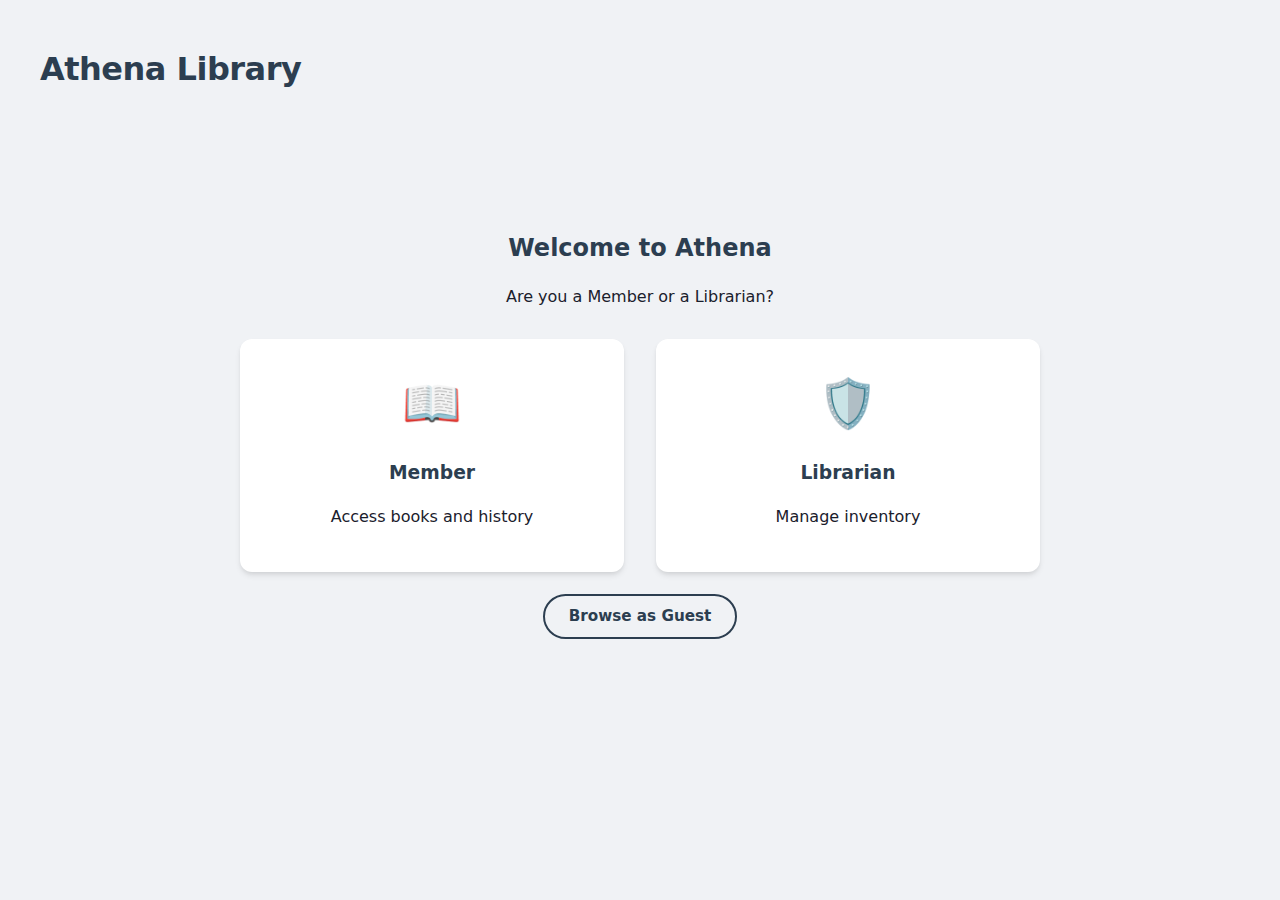
<file: frontend/index.html>
<!DOCTYPE html>
<html lang="en">
<head>
    <meta charset="UTF-8">
    <meta name="viewport" content="width=device-width, initial-scale=1.0">
    <title>Athena Library - Login</title>
    <link rel="stylesheet" href="css/style.css">
    <style>
        .split-container {
            display: flex;
            gap: 2rem;
            justify-content: center;
        }
        .choice-card {
            flex: 1;
            text-align: center;
            cursor: pointer;
            transition: transform 0.2s;
            border: 2px solid transparent;
        }
        .choice-card:hover {
            transform: translateY(-5px);
            border-color: var(--accent-color);
        }
        .icon-large {
            font-size: 3rem;
            margin-bottom: 1rem;
            display: block;
        }
        .hidden {
            display: none;
        }
    </style>
</head>
<body>
    <div class="container">
        <nav>
            <div class="logo">Athena Library</div>
        </nav>

        <div class="auth-container" style="max-width: 800px;">
            
            <!-- STEP 1: Choose Role -->
            <div id="role-selection">
                <div class="auth-header">
                    <h2>Welcome to Athena</h2>
                    <p>Are you a Member or a Librarian?</p>
                </div>
                <div class="split-container">
                    <div class="card choice-card" onclick="selectRole('member')">
                        <span class="icon-large">📖</span>
                        <h3>Member</h3>
                        <p>Access books and history</p>
                    </div>
                    <div class="card choice-card" onclick="selectRole('librarian')">
                        <span class="icon-large">🛡️</span>
                        <h3>Librarian</h3>
                        <p>Manage inventory</p>
                    </div>
                </div>
                
                <div style="margin-top: 2rem; text-align: center;">
                    <a href="guest_dashboard.html" class="btn-outline">Browse as Guest</a>
                </div>
            </div>

            <!-- STEP 2: Librarian Code (Hidden) -->
            <div id="admin-code-check" class="card hidden" style="max-width: 400px; margin: 0 auto;">
                <div class="auth-header">
                    <h3>Admin Verification</h3>
                    <p>Enter access code to proceed</p>
                </div>
                <div class="form-group">
                    <input type="password" id="admin-code-input" placeholder="Enter Code">
                </div>
                <button class="btn" style="width: 100%" onclick="verifyAdminCode()">Verify</button>
                <button class="btn-outline btn" style="width: 100%; margin-top: 10px;" onclick="resetAuth()">Back</button>
            </div>

            <!-- STEP 3: Login Forms (Hidden) -->
            <div id="login-container" class="card hidden" style="max-width: 400px; margin: 0 auto;">
                <div class="auth-header">
                    <h2 id="login-title">Login</h2>
                    <p>Sign in to your account</p>
                </div>
                
                <!-- Generic Login Form (Used for both, verified by role) -->
                <form onsubmit="login(event)">
                    <div class="form-group">
                        <label>Email Address</label>
                        <input type="email" id="login-email" required>
                    </div>
                    <div class="form-group">
                        <label>Password</label>
                        <input type="password" id="login-password" required>
                    </div>
                    <button type="submit" class="btn" style="width: 100%">Sign In</button>
                </form>

                <div id="member-links" style="margin-top: 20px;">
                     <p>Don't have an account? <a href="#" onclick="showRegister()">Register here</a></p>
                </div>
                <button class="btn-outline btn" style="width: 100%; margin-top: 20px;" onclick="resetAuth()">Back to Selection</button>
            </div>

            <!-- STEP 4: Register Form (Hidden) -->
            <div id="register-container" class="card hidden" style="max-width: 400px; margin: 0 auto;">
                <div class="auth-header">
                    <h2>Register</h2>
                    <p>Join our community</p>
                </div>
                <form onsubmit="register(event)">
                    <div class="form-group">
                        <label>Full Name</label>
                        <input type="text" id="reg-name" required>
                    </div>
                    <div style="display:grid; grid-template-columns: 1fr 1fr; gap:10px">
                        <div class="form-group">
                             <label>NID Number</label>
                             <input type="text" id="reg-nid" required>
                        </div>
                        <div class="form-group">
                             <label>Date of Birth</label>
                             <input type="date" id="reg-dob" required>
                        </div>
                    </div>
                    
                    <div class="form-group">
                        <label>Address</label>
                        <div style="display:grid; grid-template-columns: 1fr 1fr; gap:5px; margin-bottom:5px">
                             <input type="text" id="reg-house" placeholder="House #" required>
                             <input type="text" id="reg-street" placeholder="Street #" required>
                        </div>
                        <input type="text" id="reg-zip" placeholder="Zip Code" required>
                    </div>

                    <div class="form-group">
                        <label>Mobile Number(s) <small>(comma separated)</small></label>
                        <input type="text" id="reg-mobile" placeholder="e.g. 017..., 018..." required>
                    </div>

                    <div class="form-group hidden" id="reg-working-hours-group">
                        <label>Working Hours</label>
                        <input type="text" id="reg-working-hours" placeholder="e.g. 9:00 AM - 5:00 PM">
                    </div>

                    <div class="form-group">
                        <label>Email Address</label>
                        <input type="email" id="reg-email" required>
                    </div>
                    <div class="form-group">
                        <label>Password</label>
                        <input type="password" id="reg-password" required>
                    </div>
                    <button type="submit" class="btn" style="width: 100%">Create Account</button>
                </form>
                <button class="btn-outline btn" style="width: 100%; margin-top: 20px;" onclick="cancelRegister()">Cancel</button>
            </div>

        </div>
    </div>
    <script src="js/app.js"></script>
</body>
</html>
</file>
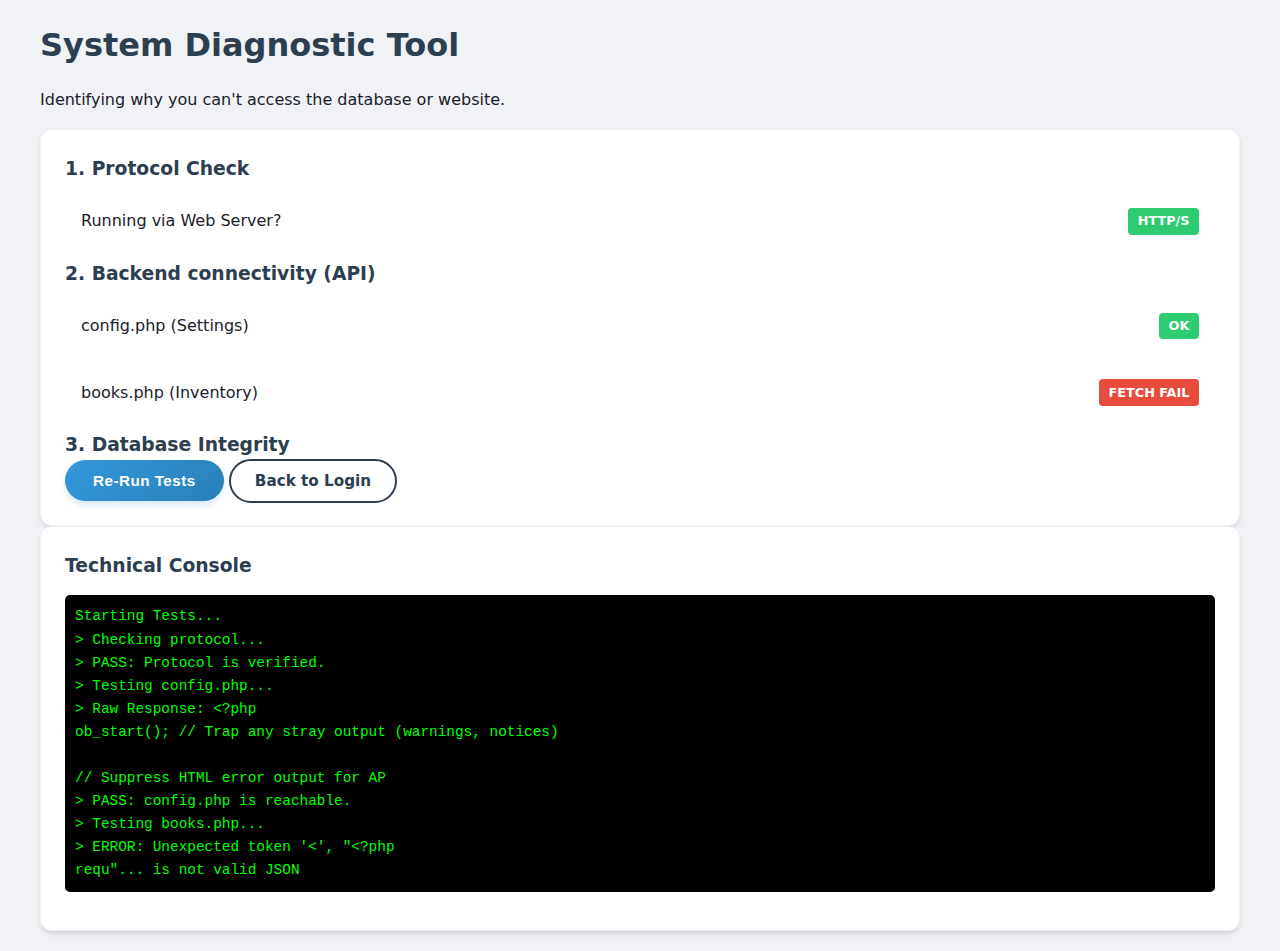
<file: frontend/debug_connection.html>
<!DOCTYPE html>
<html lang="en">
<head>
    <meta charset="UTF-8">
    <meta name="viewport" content="width=device-width, initial-scale=1.0">
    <title>Athena Library - System Diagnostic</title>
    <link rel="stylesheet" href="css/style.css">
    <style>
        .test-row {
            padding: 1rem;
            margin: 0.5rem 0;
            border-radius: 8px;
            background: rgba(255,255,255,0.05);
            display: flex;
            justify-content: space-between;
            align-items: center;
        }
        .status-badge {
            padding: 0.2rem 0.6rem;
            border-radius: 4px;
            font-size: 0.8rem;
            font-weight: bold;
        }
        .status-ok { background: #2ecc71; color: white; }
        .status-fail { background: #e74c3c; color: white; }
        .status-pending { background: #f1c40f; color: black; }
        pre { background: #000; color: #0f0; padding: 10px; border-radius: 5px; overflow-x: auto; font-size: 0.9rem; }
    </style>
</head>
<body>
    <div class="container">
        <header>
            <h1>System Diagnostic Tool</h1>
            <p>Identifying why you can't access the database or website.</p>
        </header>

        <div class="card">
            <h3>1. Protocol Check</h3>
            <div class="test-row" id="check-protocol">
                <span>Running via Web Server?</span>
                <div class="status-badge status-pending">Checking...</div>
            </div>

            <h3>2. Backend connectivity (API)</h3>
            <div class="test-row" id="check-config">
                <span>config.php (Settings)</span>
                <div class="status-badge status-pending">Testing...</div>
            </div>
            <div class="test-row" id="check-books">
                <span>books.php (Inventory)</span>
                <div class="status-badge status-pending">Testing...</div>
            </div>

            <h3>3. Database Integrity</h3>
            <div id="db-msg"></div>
            <button class="btn" onclick="runTests()">Re-Run Tests</button>
            <a href="index.html" class="btn-outline">Back to Login</a>
        </div>

        <div class="card">
            <h3>Technical Console</h3>
            <pre id="console-output">Ready to test...</pre>
        </div>
    </div>

    <script>
        const log = (msg) => {
            const out = document.getElementById('console-output');
            out.innerText += "\n> " + msg;
            console.log(msg);
        };

        function setStatus(id, ok, msg) {
            const el = document.getElementById(id).querySelector('.status-badge');
            el.className = 'status-badge ' + (ok ? 'status-ok' : 'status-fail');
            el.innerText = ok ? (msg || 'OK') : (msg || 'FAIL');
        }

        async function runTests() {
            document.getElementById('console-output').innerText = "Starting Tests...";
            
            // 1. Protocol
            log("Checking protocol...");
            if (window.location.protocol === 'file:') {
                setStatus('check-protocol', false, 'FILE PROTOCOL');
                log("FAIL: You are opening this via folder, not via http://localhost/");
            } else {
                setStatus('check-protocol', true, 'HTTP/S');
                log("PASS: Protocol is verified.");
            }

            // 2. config.php
            log("Testing config.php...");
            try {
                const res = await fetch('../backend/api/config.php');
                const text = await res.text();
                log("Raw Response: " + text.substring(0, 100));
                if (res.ok) {
                    setStatus('check-config', true);
                    log("PASS: config.php is reachable.");
                } else {
                    setStatus('check-config', false, 'HTTP ' + res.status);
                    log("FAIL: config.php returned " + res.status);
                }
            } catch(e) {
                setStatus('check-config', false, 'ERROR');
                log("ERROR: " + e.message);
            }

            // 3. books.php
            log("Testing books.php...");
            try {
                const res = await fetch('../backend/api/books.php?t=' + Date.now());
                const data = await res.json();
                if (data.success) {
                    setStatus('check-books', true, 'DATA LOADED');
                    log("PASS: Database is connected and books are retrieved.");
                } else {
                    setStatus('check-books', false, 'JSON ERROR');
                    log("FAIL: Server said: " + data.message);
                }
            } catch(e) {
                setStatus('check-books', false, 'FETCH FAIL');
                log("ERROR: " + e.message);
            }
        }

        window.onload = runTests;
    </script>
</body>
</html>
</file>
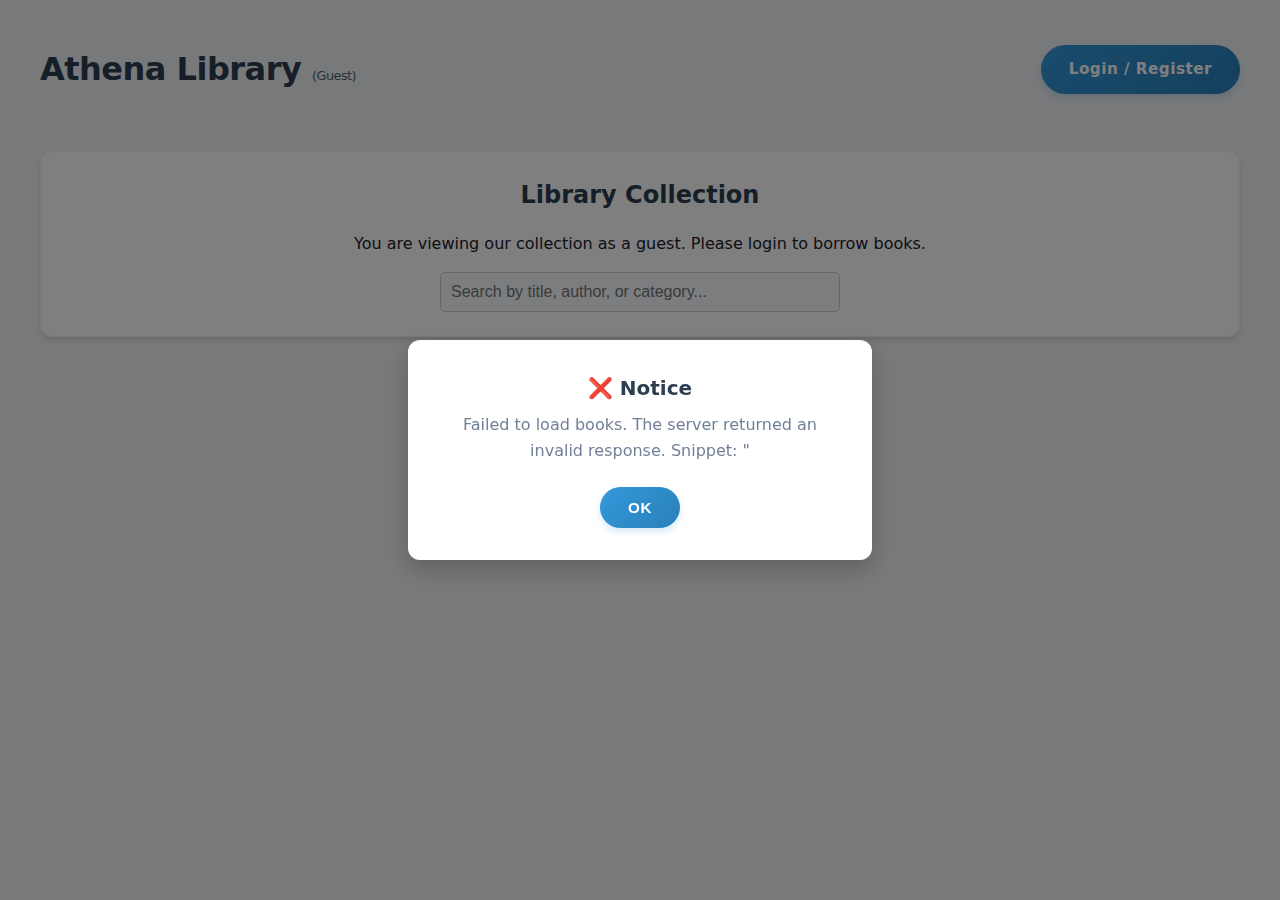
<file: frontend/guest_dashboard.html>
<!DOCTYPE html>
<html lang="en">
<head>
    <meta charset="UTF-8">
    <meta name="viewport" content="width=device-width, initial-scale=1.0">
    <title>Guest Browsing - Athena</title>
    <link rel="stylesheet" href="css/style.css">
</head>
<body onload="loadBooks(false, true)"> <!-- loadBooks(isAdmin, isGuest) -->
    <div class="container">
        <nav>
            <div class="logo">Athena Library <span style="font-size:0.8rem; font-weight:normal; opacity:0.8">(Guest)</span></div>
            <a href="index.html" class="btn">Login / Register</a>
        </nav>

        <div class="card" style="margin-bottom: 20px; text-align: center;">
            <h2>Library Collection</h2>
            <p style="margin-bottom: 1rem;">You are viewing our collection as a guest. Please login to borrow books.</p>
            <input type="text" id="search-box" onkeyup="filterBooks(false, true)" placeholder="Search by title, author, or category..." style="width: 100%; max-width: 400px; padding: 10px; border: 1px solid #ccc; border-radius: 5px;">
        </div>

        <div id="books-container" class="grid">
            <!-- Books will be loaded here -->
        </div>
    </div>
    <script src="js/app.js"></script>
</body>
</html>
</file>
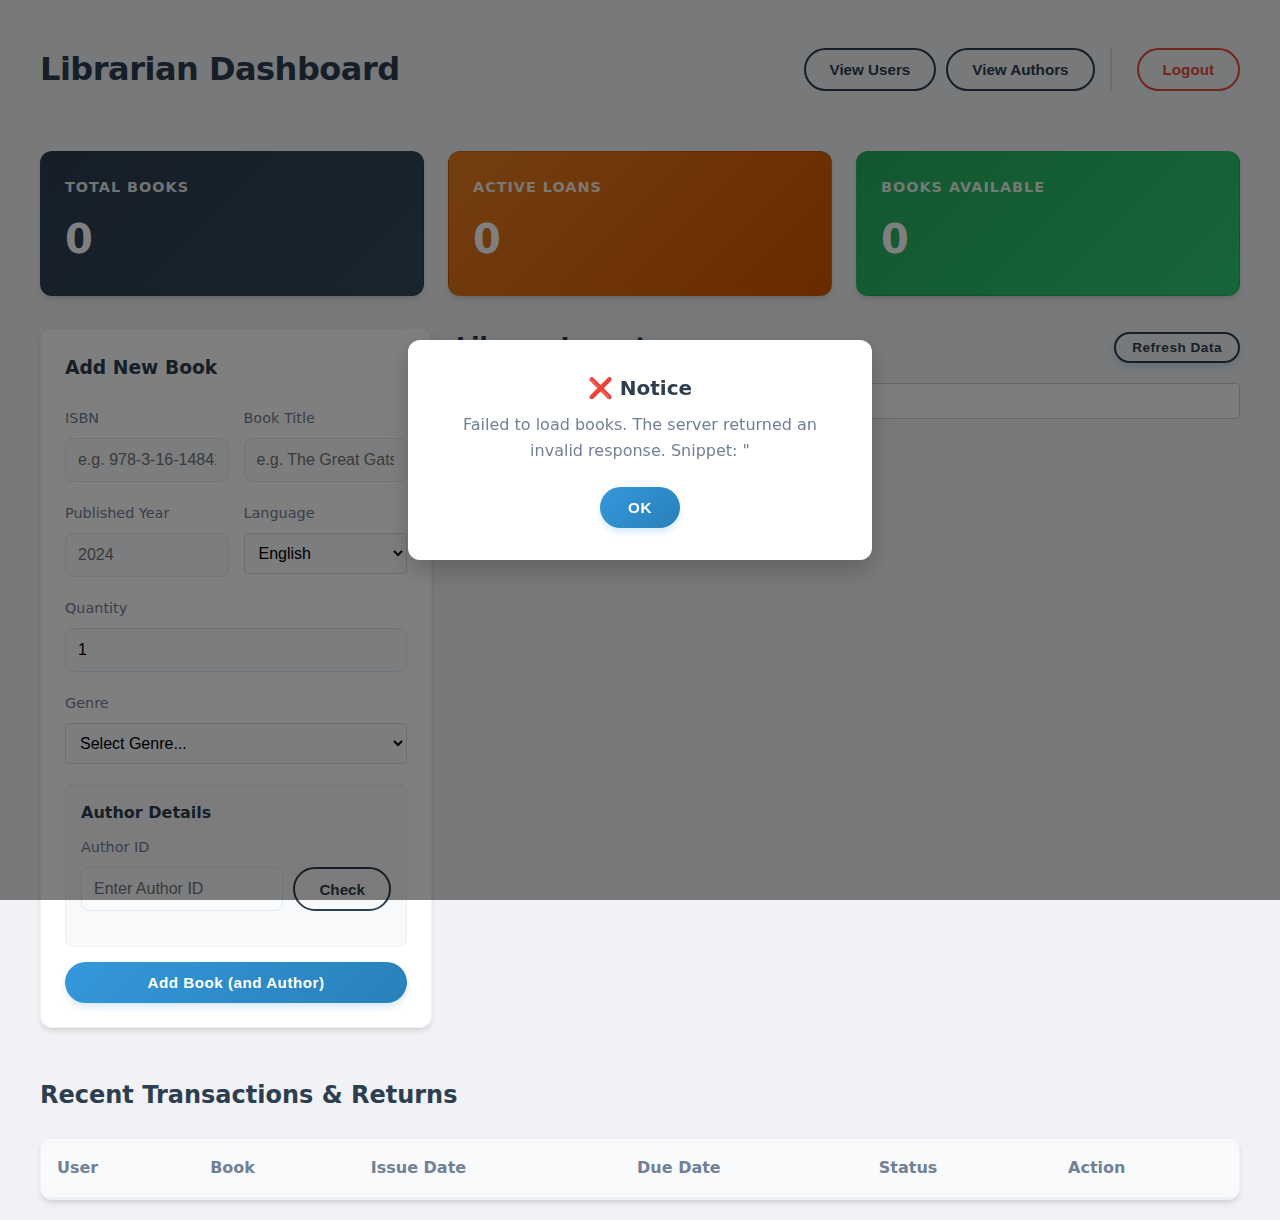
<file: frontend/librarian_dashboard.html>
<!DOCTYPE html>
<html lang="en">
<head>
    <meta charset="UTF-8">
    <meta name="viewport" content="width=device-width, initial-scale=1.0">
    <title>Admin Dashboard - Athena</title>
    <link rel="stylesheet" href="css/style.css">
</head>
<body onload="currentRole='librarian'; adminInit()">
    <div class="container">
    <nav>
        <div class="logo">Librarian Dashboard</div>
        <div style="display:flex; align-items:center; gap:10px">
            <div style="display:flex; gap:10px; margin-right:15px; border-right:2px solid #ddd; padding-right:15px">
                <button class="btn-outline" onclick="showUsers()">View Users</button>
                <button class="btn-outline" onclick="showAuthors()">View Authors</button>

            </div>
            <button class="btn-outline" onclick="logout()" style="border-color:#e74c3c; color:#e74c3c">Logout</button>
        </div>
    </nav>

        <!-- Stats Row -->
        <div class="stats-grid">
            <div class="card stat-card" onclick="showStatDetails('total')" style="cursor:pointer">
                <h3>Total Books</h3>
                <div class="value" id="stat-total-books">0</div>
            </div>
            <div class="card stat-card" onclick="showStatDetails('loans')" style="cursor:pointer; background: linear-gradient(135deg, #e67e22, #d35400);">
                <h3>Active Loans</h3>
                <div class="value" id="stat-active-loans">0</div>
            </div>
            <div class="card stat-card" onclick="showStatDetails('available')" style="cursor:pointer; background: linear-gradient(135deg, #27ae60, #2ecc71);">
                <h3>Books Available</h3>
                <div class="value" id="stat-available-books">0</div>
            </div>
        </div>

        <div class="dashboard-grid">
            <!-- Left: Add Book -->
            <div class="card">
                <h3 style="margin-bottom: 1.5rem;">Add New Book</h3>
                <form onsubmit="addBook(event)">
                    <!-- Book Basic Info -->
                    <div style="display:grid; grid-template-columns: 1fr 1fr; gap:15px">
                        <div class="form-group">
                            <label>ISBN</label>
                            <input type="text" id="book-isbn" placeholder="e.g. 978-3-16-148410-0" required>
                        </div>
                        <div class="form-group">
                            <label>Book Title</label>
                            <input type="text" id="book-title" placeholder="e.g. The Great Gatsby" required>
                        </div>
                    </div>

                    <div style="display:grid; grid-template-columns: 1fr 1fr; gap:15px">
                         <div class="form-group">
                            <label>Published Year</label>
                            <input type="number" id="book-year" placeholder="2024" required>
                        </div>
                         <div class="form-group">
                            <label>Language</label>
                            <select id="book-lang" required style="width:100%; padding:10px; border:1px solid #ddd; border-radius:4px">
                                <option value="English">English</option>
                                <option value="Spanish">Spanish</option>
                                <option value="French">French</option>
                                <option value="German">German</option>
                                <option value="Bengali">Bengali</option>
                            </select>
                        </div>
                    </div>

                    <div class="form-group">
                        <label>Quantity</label>
                        <input type="number" id="book-quantity" value="1" min="1" required>
                    </div>

                    <!-- Genre Select -->
                    <div class="form-group">
                        <label>Genre</label>
                        <select id="book-genre" required style="width:100%; padding:10px; border:1px solid #ddd; border-radius:4px">
                            <option value="">Select Genre...</option>
                            <option value="Fiction">Fiction</option>
                            <option value="Non-Fiction">Non-Fiction</option>
                            <option value="Sci-Fi">Sci-Fi</option>
                            <option value="Mystery">Mystery</option>
                            <option value="Thriller">Thriller</option>
                            <option value="Romance">Romance</option>
                            <option value="Fantasy">Fantasy</option>
                            <option value="Biography">Biography</option>
                            <option value="History">History</option>
                            <option value="Science">Science</option>
                            <option value="Technology">Technology</option>
                            <option value="Self-Help">Self-Help</option>
                            <option value="Poetry">Poetry</option>
                            <option value="Horror">Horror</option>
                            <option value="Adventure">Adventure</option>
                        </select>
                    </div>

                    <!-- Author Section -->
                    <div style="background:#f8f9fa; padding:15px; border-radius:8px; border:1px solid #eee; margin-bottom:15px">
                        <h4 style="margin-bottom:10px; font-size:1rem; color:#2c3e50">Author Details</h4>
                        <div class="form-group">
                            <label>Author ID</label>
                            <div style="display:flex; gap:10px">
                                <input type="number" id="author-id-check" placeholder="Enter Author ID" required style="flex:1" onchange="checkAuthorId()">
                                <button type="button" class="btn-outline" onclick="checkAuthorId()">Check</button>
                            </div>
                            <small id="author-msg" style="display:block; margin-top:5px; font-weight:bold"></small>
                        </div>

                        <!-- Dynamic New Author Form -->
                        <div id="new-author-form" style="display:none; margin-top:10px; padding-top:10px; border-top:1px dashed #ccc">
                            <p style="color:#e67e22; font-size:0.9rem; margin-bottom:10px">Author not found. Please add new author details below:</p>
                            <div class="form-group">
                                <label>Author Name</label>
                                <input type="text" id="new-author-name">
                            </div>
                            <div style="display:grid; grid-template-columns: 1fr 1fr; gap:10px">
                                <div class="form-group">
                                    <label>Date of Birth</label>
                                    <input type="date" id="new-author-dob">
                                </div>
                                <div class="form-group">
                                    <label>Country</label>
                                    <input type="text" id="new-author-country" placeholder="e.g. USA">
                                </div>
                            </div>
                        </div>
                    </div>

                    <button type="submit" class="btn" style="width: 100%">Add Book (and Author)</button>
                </form>
            </div>

            <!-- Right: Inventory List -->
            <div>
                 <div style="display: flex; justify-content: space-between; align-items: center; margin-bottom: 1rem;">
                    <h2>Library Inventory</h2>
                    <button class="btn-outline btn btn-sm" onclick="adminInit()">Refresh Data</button>
                </div>
                <div style="margin-bottom: 1rem;">
                    <input type="text" id="search-box" onkeyup="filterBooks(true, false)" placeholder="Search books..." style="width: 100%; padding: 8px; border: 1px solid #ccc; border-radius: 4px;">
                </div>
                <div id="books-container" style="display: grid; gap: 1rem;">
                    <!-- Books loaded here (Cards layout) -->
                </div>
            </div>
        </div>

        <h2 style="margin: 3rem 0 1.5rem 0;">Recent Transactions & Returns</h2>
        <div class="card table-container" style="padding: 0;">
            <table>
                <thead>
                    <tr>
                        <th>User</th>
                        <th>Book</th>
                        <th>Issue Date</th>
                        <th>Due Date</th>
                        <th>Status</th>
                        <th>Action</th>
                    </tr>
                </thead>
                <tbody id="history-body">
                    <!-- Transactions loaded here -->
                </tbody>
            </table>
        </div>
    </div>
    <script src="js/app.js"></script>
</body>
</html>
</file>
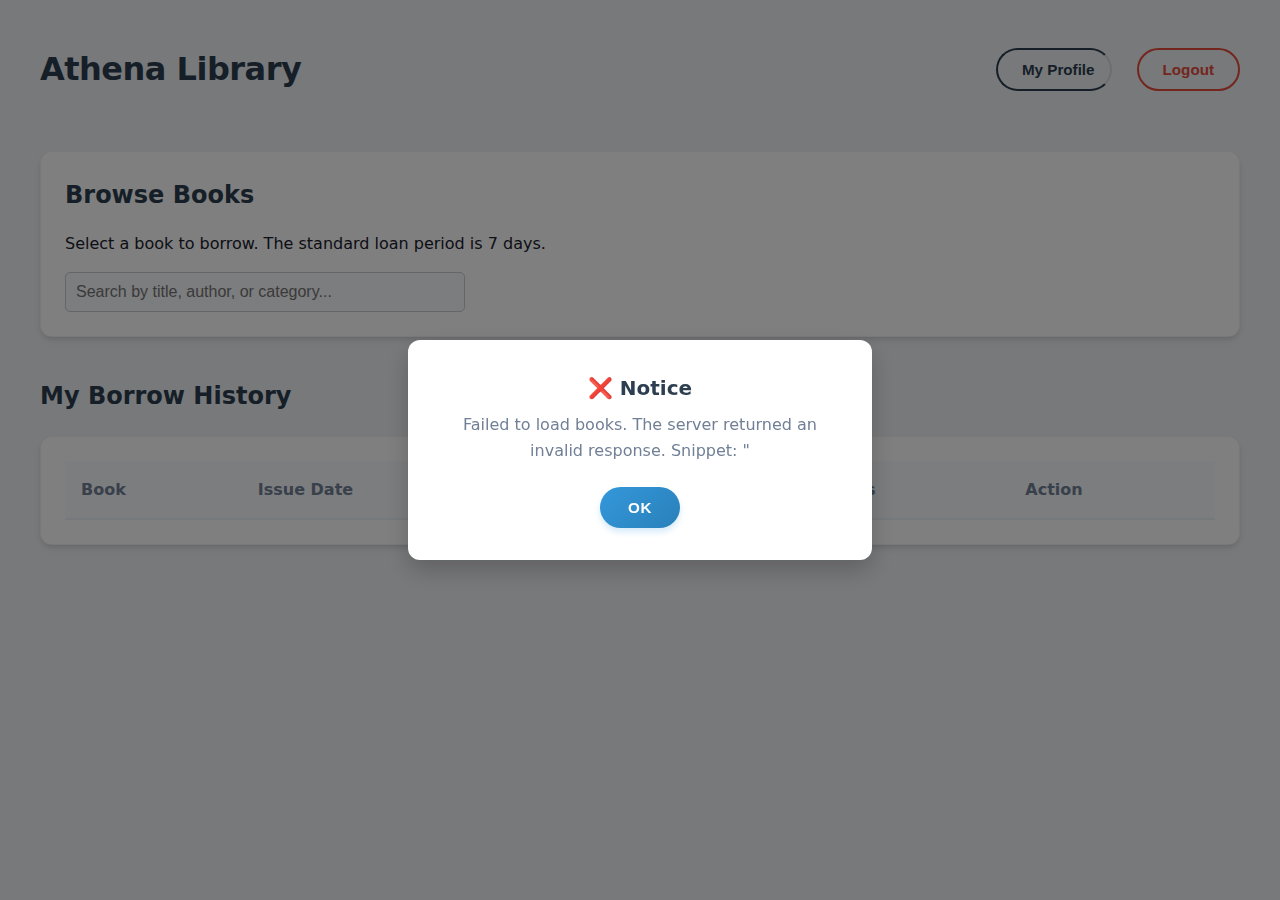
<file: frontend/member_dashboard.html>
<!DOCTYPE html>
<html lang="en">
<head>
    <meta charset="UTF-8">
    <meta name="viewport" content="width=device-width, initial-scale=1.0">
    <title>Member Dashboard - Athena</title>
    <link rel="stylesheet" href="css/style.css">
</head>
<body onload="loadBooks(false); loadHistory(false)">
    <div class="container">
        <nav>
            <div class="logo">Athena Library</div>
            <div style="display:flex; align-items:center; gap:10px">
                <button class="btn-outline" onclick="showProfile()" style="margin-right:15px; border-right:2px solid #ddd; padding-right:15px">My Profile</button>
                <button class="btn-outline" onclick="logout()" style="border-color:#e74c3c; color:#e74c3c">Logout</button>
            </div>
        </nav>

        <div class="card" style="margin-bottom: 40px;">
            <h2>Browse Books</h2>
            <p style="margin-bottom: 1rem;">Select a book to borrow. The standard loan period is 7 days.</p>
            <input type="text" id="search-box" onkeyup="filterBooks(false, false)" placeholder="Search by title, author, or category..." style="width: 100%; max-width: 400px; padding: 10px; border: 1px solid #ccc; border-radius: 5px;">
        </div>

        <div id="books-container" class="grid">
            <!-- Books will be loaded here -->
        </div>

        <h2 style="margin: 40px 0 20px 0;">My Borrow History</h2>
        <div class="card table-container">
            <table>
                <thead>
                    <tr>
                        <th>Book</th>
                        <th>Issue Date</th>
                        <th>Due Date</th>
                        <th>Status</th>
                        <th>Action</th>
                    </tr>
                </thead>
                <tbody id="history-body">
                    <!-- Transactions loaded here -->
                </tbody>
            </table>
        </div>
    </div>
    <script src="js/app.js"></script>
</body>
</html>
</file>
<file: frontend/css/style.css>
:root {
    --bg-color: #f0f2f5;
    --card-bg: #ffffff;
    --primary-color: #2c3e50; /* Deep Slate */
    --accent-color: #3498db; /* Bright Blue */
    --accent-hover: #2980b9;
    --text-primary: #1a202c;
    --text-secondary: #718096;
    --danger: #e74c3c;
    --success: #2ecc71;
    --shadow: 0 4px 6px -1px rgba(0, 0, 0, 0.1), 0 2px 4px -1px rgba(0, 0, 0, 0.06);
    --radius: 12px;
    --font-main: 'Inter', system-ui, -apple-system, sans-serif;
}

body {
    background-color: var(--bg-color);
    color: var(--text-primary);
    font-family: var(--font-main);
    margin: 0;
    padding: 0;
    line-height: 1.6;
}

h1, h2, h3, h4 {
    margin: 0;
    font-weight: 700;
    color: var(--primary-color);
}

a {
    text-decoration: none;
    color: var(--accent-color);
    transition: color 0.2s;
}

/* Layout */
.container {
    max-width: 1200px;
    margin: 0 auto;
    padding: 20px;
}

/* Navbar */
nav {
    display: flex;
    justify-content: space-between; /* Space out Logo and Logout button */
    align-items: center;
    padding: 1.5rem 0;
    margin-bottom: 2rem;
}

.logo {
    font-size: 2rem; /* Slightly larger */
    font-weight: 800;
    color: var(--primary-color);
    letter-spacing: -0.5px;
}

/* Cards */
.card {
    background: var(--card-bg);
    border-radius: var(--radius);
    padding: 1.5rem;
    box-shadow: var(--shadow);
    border: 1px solid rgba(0,0,0,0.05);
    transition: transform 0.2s;
}

/* Auth Specific Centering */
.auth-header {
    margin-bottom: 30px;
    text-align: center; 
}

.auth-container {
    max-width: 800px;
    margin: 40px auto; 
    display: flex;
    flex-direction: column;
    justify-content: center;
    min-height: 60vh; 
}

.card:hover {
    transform: translateY(-2px);
}

/* Stats Grid */
.stats-grid {
    display: grid;
    grid-template-columns: repeat(auto-fit, minmax(240px, 1fr));
    gap: 1.5rem;
    margin-bottom: 2rem;
}

.stat-card {
    background: linear-gradient(135deg, var(--primary-color), #34495e);
    color: white;
}

.stat-card h3 {
    color: rgba(255,255,255,0.9);
    font-size: 0.9rem;
    text-transform: uppercase;
    letter-spacing: 1px;
    margin-bottom: 0.5rem;
}

.stat-card .value {
    font-size: 2.5rem;
    font-weight: 800;
}

/* Buttons */
.btn {
    display: inline-flex; /* Better alignment */
    align-items: center;
    justify-content: center;
    padding: 0.75rem 1.75rem;
    background: linear-gradient(135deg, var(--accent-color), var(--accent-hover));
    color: white;
    border-radius: 50px; /* Pill shape for modern look */
    font-weight: 600;
    border: none;
    cursor: pointer;
    transition: all 0.3s cubic-bezier(0.4, 0, 0.2, 1);
    font-size: 0.95rem;
    box-shadow: 0 4px 6px rgba(52, 152, 219, 0.2);
    letter-spacing: 0.5px;
}

.btn:hover {
    transform: translateY(-2px);
    box-shadow: 0 8px 12px rgba(52, 152, 219, 0.3);
    background: linear-gradient(135deg, var(--accent-hover), var(--primary-color));
}

.btn:active {
    transform: translateY(0);
}

.btn-outline {
    background: transparent;
    border: 2px solid var(--primary-color);
    color: var(--primary-color);
    padding: 0.7rem 1.5rem;
    border-radius: 50px;
    font-weight: 600;
    cursor: pointer;
    transition: all 0.3s ease;
    font-size: 0.95rem;
}

.btn-outline:hover {
    background: var(--primary-color);
    color: white;
    transform: translateY(-1px);
    box-shadow: 0 4px 6px rgba(44, 62, 80, 0.2);
}

.btn-danger {
    background: linear-gradient(135deg, #e74c3c, #c0392b);
    color: white;
}

.btn-danger:hover {
    background: linear-gradient(135deg, #c0392b, #a93226);
    box-shadow: 0 4px 10px rgba(231, 76, 60, 0.3);
}

.btn-sm {
    padding: 0.4rem 1rem;
    font-size: 0.85rem;
    border-radius: 20px;
}

/* Forms */
.form-group {
    margin-bottom: 1.25rem;
}

.form-group label {
    display: block;
    margin-bottom: 0.5rem;
    color: var(--text-secondary);
    font-weight: 500;
    font-size: 0.9rem;
}

input, select {
    width: 100%;
    padding: 0.75rem;
    border: 1px solid #e2e8f0;
    border-radius: 8px;
    font-size: 1rem;
    background: #f8fafc;
    box-sizing: border-box;
    transition: border-color 0.2s;
}

input:focus {
    outline: none;
    border-color: var(--accent-color);
    background: white;
}

/* Tables */
.table-container {
    overflow-x: auto;
    background: white;
    border-radius: var(--radius);
    box-shadow: var(--shadow);
}

table {
    width: 100%;
    border-collapse: separate;
    border-spacing: 0;
}

th {
    background: #f8fafc;
    text-align: left;
    padding: 1rem;
    font-weight: 600;
    color: var(--text-secondary);
    border-bottom: 2px solid #edf2f7;
}

td {
    padding: 1rem;
    border-bottom: 1px solid #edf2f7;
    color: var(--text-primary);
}

tr:last-child td {
    border-bottom: none;
}

/* Book Grid Layout */
.book-grid {
    display: grid;
    grid-template-columns: repeat(auto-fill, minmax(280px, 1fr));
    gap: 2rem;
    padding: 1rem 0;
}

/* Modern Card Design */
.book-card {
    background: white;
    border-radius: 16px;
    overflow: hidden;
    transition: all 0.3s ease;
    border: 1px solid rgba(0,0,0,0.08); /* Subtle border */
    box-shadow: 0 4px 6px rgba(0,0,0,0.02);
    display: flex;
    flex-direction: column;
}

.book-card:hover {
    transform: translateY(-5px);
    box-shadow: 0 12px 24px rgba(0,0,0,0.1);
}

.card-header-spine {
    height: 8px;
    background: linear-gradient(90deg, var(--accent-color), var(--primary-color));
    width: 100%;
}

.card-body {
    padding: 1.5rem;
    flex-grow: 1;
    display: flex;
    flex-direction: column;
}

.card-title {
    font-size: 1.25rem;
    font-weight: 700;
    color: var(--primary-color);
    margin-bottom: 0.25rem;
    line-height: 1.4;
}

.card-author {
    color: var(--text-secondary);
    font-style: italic;
    font-size: 0.95rem;
    margin-bottom: 1rem;
}

.card-meta {
    margin-top: auto;
    display: flex;
    flex-wrap: wrap;
    gap: 0.5rem;
    margin-bottom: 1.25rem;
}

.badge {
    padding: 4px 10px;
    border-radius: 20px;
    font-size: 0.75rem;
    font-weight: 600;
    text-transform: uppercase;
    letter-spacing: 0.5px;
}

.badge-category {
    background: #e1f5fe;
    color: #0288d1;
}

.badge-stock {
    background: #e8f5e9;
    color: #2e7d32;
}

.badge-out {
    background: #ffebee;
    color: #c62828;
}

.card-actions {
    margin-top: auto;
}

.dashboard-grid {
    display: grid;
    grid-template-columns: 1fr 2fr;
    gap: 1.5rem;
}

@media (max-width: 768px) {
    .dashboard-grid {
        grid-template-columns: 1fr;
    }
}

/* Custom Modal */
.modal-overlay {
    position: fixed;
    top: 0;
    left: 0;
    width: 100%;
    height: 100%;
    background: rgba(0, 0, 0, 0.5);
    display: flex; /* Hidden by default toggled via JS */
    align-items: center;
    justify-content: center;
    z-index: 1000;
    opacity: 0;
    pointer-events: none;
    transition: opacity 0.3s ease;
}

.modal-overlay.active {
    opacity: 1;
    pointer-events: auto;
}

.modal-box {
    background: white;
    padding: 2rem;
    border-radius: var(--radius);
    max-width: 400px;
    width: 90%;
    text-align: center;
    box-shadow: 0 10px 25px rgba(0,0,0,0.2);
    transform: translateY(20px);
    transition: transform 0.3s ease;
}

.modal-overlay.active .modal-box {
    transform: translateY(0);
}

.modal-icon {
    font-size: 3rem;
    margin-bottom: 1rem;
    display: block;
}

.modal-title {
    font-size: 1.25rem;
    font-weight: 700;
    margin-bottom: 0.5rem;
    color: var(--primary-color);
}

.modal-msg {
    color: var(--text-secondary);
    margin-bottom: 1.5rem;
}

.modal-btn {
    width: 100%;
    padding: 0.75rem;
    border: none;
    border-radius: 8px;
    background: var(--primary-color);
    color: white;
    font-weight: 600;
    cursor: pointer;
    transition: background 0.2s;
}

.modal-btn:hover {
    background: #34495e;
}

.modal-btn.error {
    background: var(--danger);
}
.modal-btn.error:hover {
    background: #c0392b;
}
</file>
